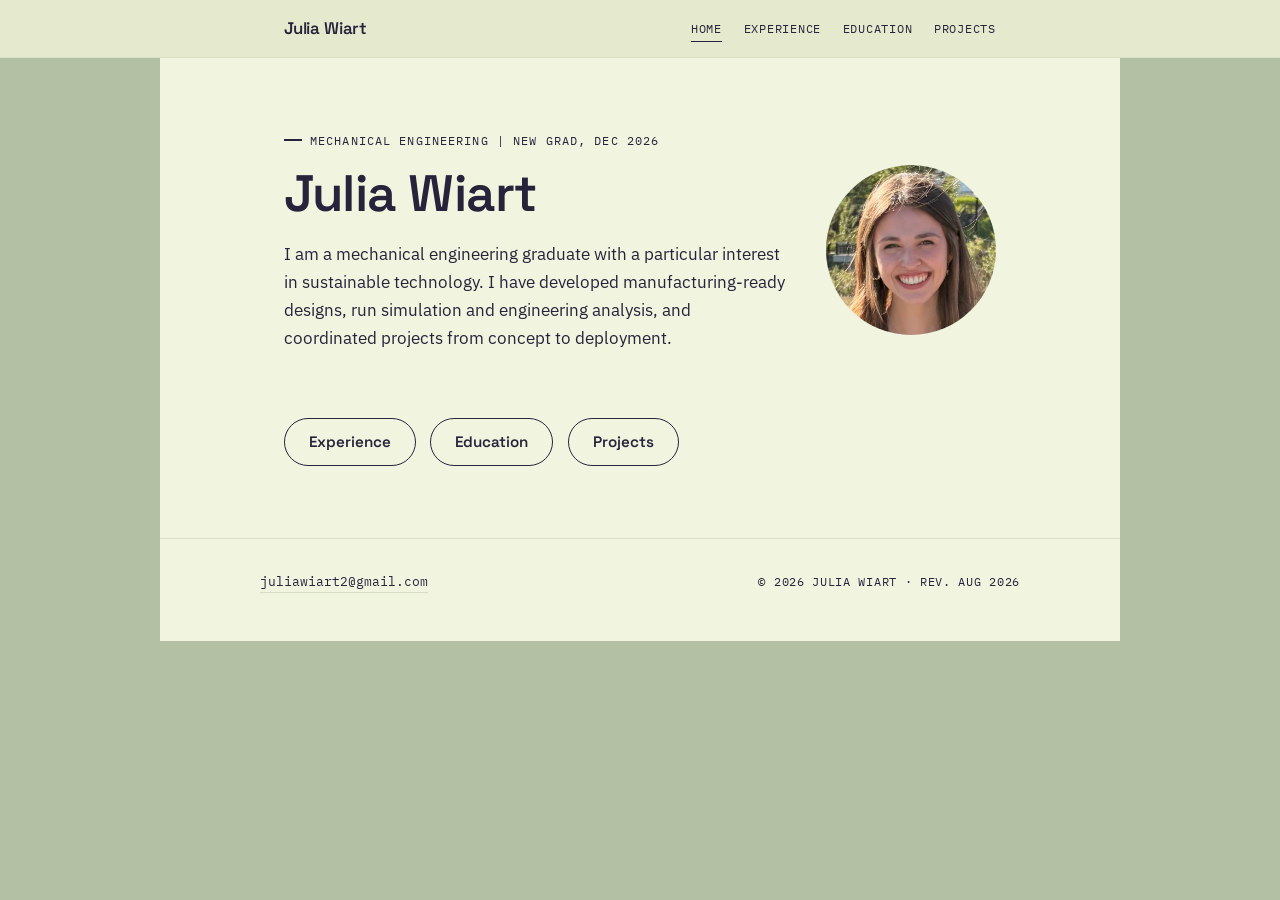
<file: index.html>
<!DOCTYPE html>
<html lang="en">
<head>
<meta charset="UTF-8">
<meta name="viewport" content="width=device-width, initial-scale=1.0">
<title>Julia Wiart | Mechanical Engineering</title>
<meta name="description" content="Julia Wiart — New grad mechanical engineer, December 2026. Experience, education, and projects.">
<link rel="icon" href="data:image/svg+xml,%3Csvg xmlns='http://www.w3.org/2000/svg' viewBox='0 0 32 32'%3E%3Crect width='32' height='32' fill='%23EAEFD3'/%3E%3Cpath d='M6 26 L6 6 L26 6' fill='none' stroke='%23505168' stroke-width='2.5'/%3E%3Ccircle cx='6' cy='26' r='2' fill='%23313715'/%3E%3C/svg%3E">
<link rel="preconnect" href="https://fonts.googleapis.com">
<link rel="preconnect" href="https://fonts.gstatic.com" crossorigin>
<link href="https://fonts.googleapis.com/css2?family=IBM+Plex+Mono:wght@400;500&family=IBM+Plex+Sans:wght@400;500;600&family=Space+Grotesk:wght@500;600;700&display=swap" rel="stylesheet">
<link rel="stylesheet" href="style.css">
</head>
<body>

<a class="skip-link" href="#main">Skip to content</a>

<header class="site-header">
  <div class="header-inner">
    <a href="index.html" class="wordmark">Julia Wiart</a>
    <nav class="nav" aria-label="Primary">
      <a href="index.html" class="active">Home</a>
      <a href="experience.html">Experience</a>
      <a href="education.html">Education</a>
      <a href="projects.html">Projects</a>
    </nav>
  </div>
</header>

<div class="page-surface">
<main id="main">

  <section class="hero" aria-labelledby="hero-heading">
    <div class="hero-flex">
      <div class="hero-content">
        <p class="eyebrow">Mechanical Engineering | New Grad, Dec 2026</p>
        <h1 id="hero-heading">Julia Wiart</span></h1>
        <p class="hero-text">I am a mechanical engineering graduate with a particular interest in sustainable technology. I have developed manufacturing-ready designs, run simulation and engineering analysis, and coordinated projects from concept to deployment.</p>
      </div>
      <img class="hero-photo-img" src="profile.jpg" alt="Julia Wiart">
    </div>
  </section>

  <!-- ACCENT 4: each button below has its own color via accent-a / accent-b / accent-c — remove that class to go back to plain -->
  <nav class="quick-links" aria-label="Site sections">
    <a class="quick-link-btn accent-a" href="experience.html">Experience</a>
    <a class="quick-link-btn accent-b" href="education.html">Education</a>
    <a class="quick-link-btn accent-c" href="projects.html">Projects</a>
  </nav>

  <!-- ACCENT 3: highlighter swipe is the <span class="accent-highlight"> around "Wiart" above — to remove, delete that span tag (keep the word "Wiart") -->

</main>

<footer class="site-footer">
  <div class="footer-inner">
    <div class="footer-contact">
      <a href="mailto:juliawiart2@gmail.com">juliawiart2@gmail.com</a>
    </div>
    <span class="footer-rev">© 2026 Julia Wiart · Rev. Aug 2026</span>
  </div>
</footer>
</div>

<script src="script.js"></script>
</body>
</html>
</file>
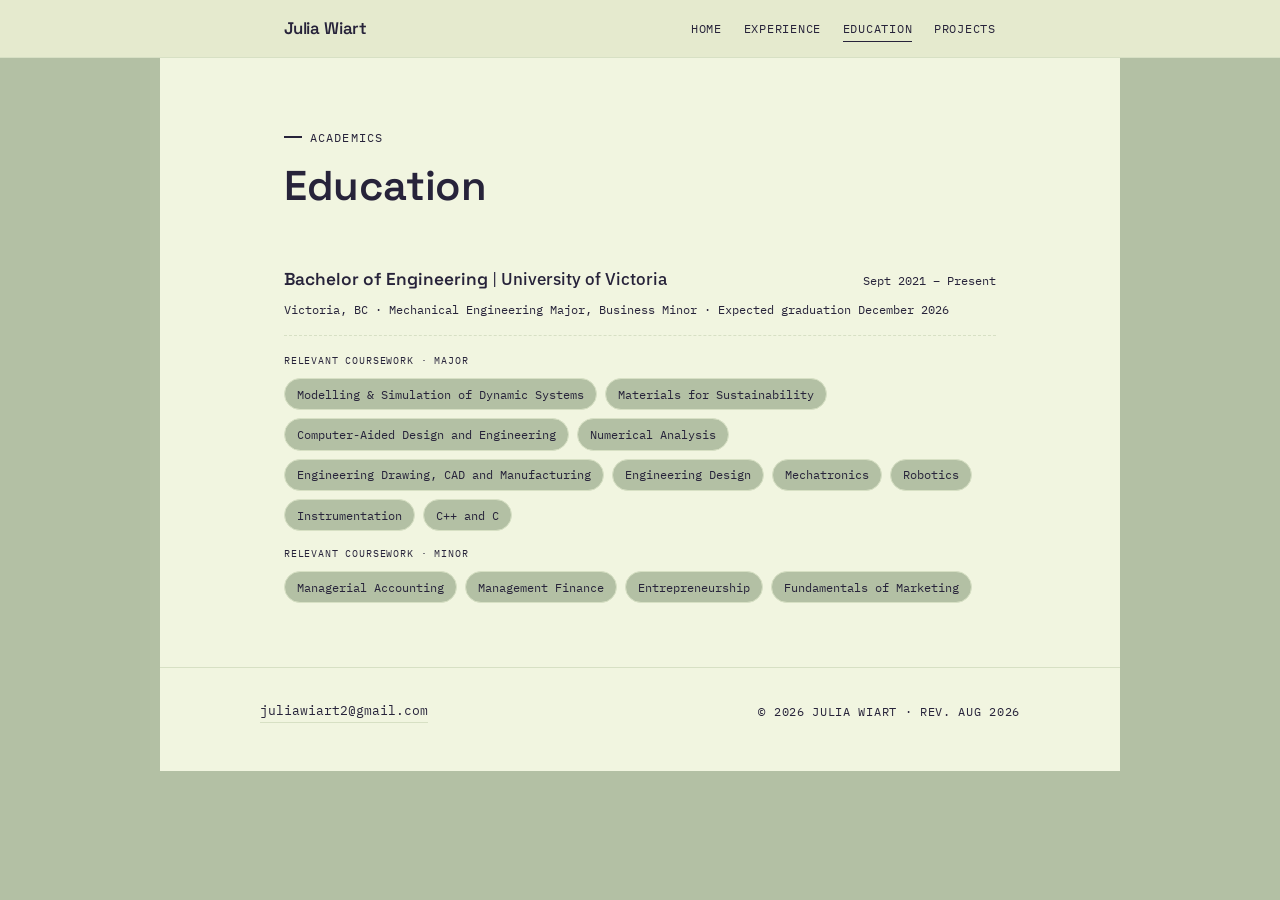
<file: education.html>
<!DOCTYPE html>
<html lang="en">
<head>
<meta charset="UTF-8">
<meta name="viewport" content="width=device-width, initial-scale=1.0">
<title>Education - Julia Wiart</title>
<meta name="description" content="Julia Wiart's education - Bachelor of Engineering, Mechanical Engineering, University of Victoria.">
<link rel="icon" href="data:image/svg+xml,%3Csvg xmlns='http://www.w3.org/2000/svg' viewBox='0 0 32 32'%3E%3Crect width='32' height='32' fill='%23EAEFD3'/%3E%3Cpath d='M6 26 L6 6 L26 6' fill='none' stroke='%23505168' stroke-width='2.5'/%3E%3Ccircle cx='6' cy='26' r='2' fill='%23DCC48E'/%3E%3C/svg%3E">
<link rel="preconnect" href="https://fonts.googleapis.com">
<link rel="preconnect" href="https://fonts.gstatic.com" crossorigin>
<link href="https://fonts.googleapis.com/css2?family=IBM+Plex+Mono:wght@400;500&family=IBM+Plex+Sans:wght@400;500;600&family=Space+Grotesk:wght@500;600;700&display=swap" rel="stylesheet">
<link rel="stylesheet" href="style.css">
</head>
<body>

<a class="skip-link" href="#main">Skip to content</a>

<header class="site-header">
  <div class="header-inner">
    <a href="index.html" class="wordmark">Julia Wiart</a>
    <nav class="nav" aria-label="Primary">
      <a href="index.html">Home</a>
      <a href="experience.html">Experience</a>
      <a href="education.html" class="active">Education</a>
      <a href="projects.html">Projects</a>
    </nav>
  </div>
</header>

<div class="page-surface">
<main id="main">

  <section class="page-hero reveal">
    <p class="eyebrow">Academics</p>
    <h1>Education</h1>
  </section>

  <section class="section" style="border-top:none;">
    <div class="reveal">
      <div class="entry-head">
        <span><span class="entry-role">Bachelor of Engineering</span> | <span class="entry-org">University of Victoria</span></span>
        <span class="entry-date">Sept 2021 – Present</span>
      </div>
      <div class="entry-loc">Victoria, BC · Mechanical Engineering Major, Business Minor · Expected graduation December 2026</div>
      <div class="edu-course">
  <span class="tb-label">Relevant coursework · Major</span>
  <div class="chip-row">
    <span class="chip">Modelling &amp; Simulation of Dynamic Systems</span>
    <span class="chip">Materials for Sustainability</span>
    <span class="chip">Computer-Aided Design and Engineering</span>
    <span class="chip">Numerical Analysis</span>
    <span class="chip">Engineering Drawing, CAD and Manufacturing</span>
    <span class="chip">Engineering Design</span>
    <span class="chip">Mechatronics</span>
    <span class="chip">Robotics</span>
    <span class="chip">Instrumentation</span>
    <span class="chip">C++ and C</span>
  </div>
  <span class="tb-label" style="margin-top:0.9rem;">Relevant coursework · Minor</span>
  <div class="chip-row">
    <span class="chip">Managerial Accounting</span>
    <span class="chip">Management Finance</span>
    <span class="chip">Entrepreneurship</span>
    <span class="chip">Fundamentals of Marketing</span>
  </div>
</div>
    </div>
  </section>

</main>

<footer class="site-footer">
  <div class="footer-inner">
    <div class="footer-contact">
      <a href="mailto:juliawiart2@gmail.com">juliawiart2@gmail.com</a>
    </div>
    <span class="footer-rev">© 2026 Julia Wiart · Rev. Aug 2026</span>
  </div>
</footer>
</div>

<script src="script.js"></script>
</body>
</html>
</file>
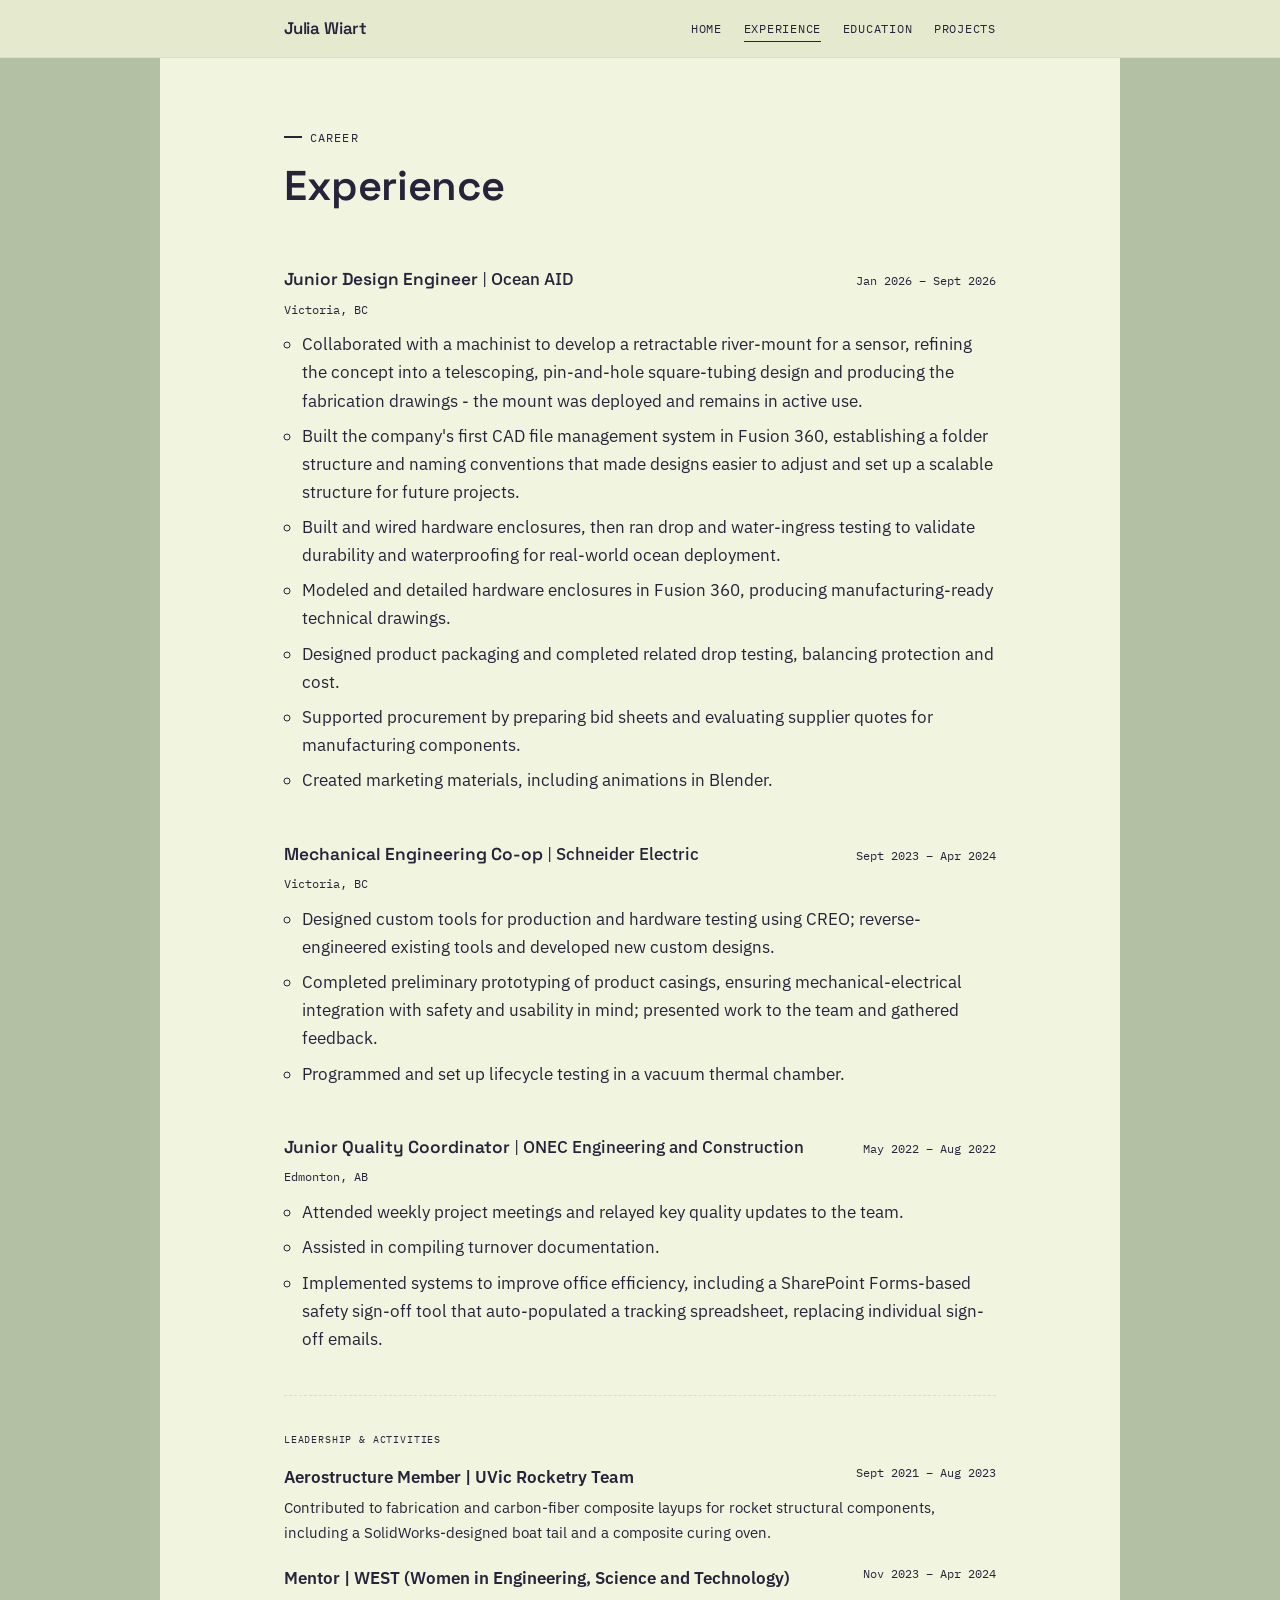
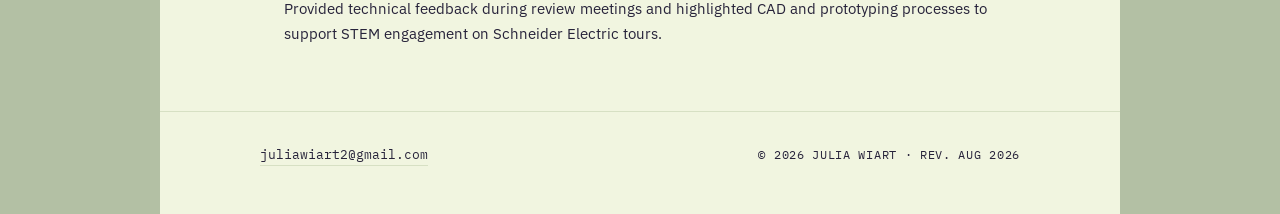
<file: experience.html>
<!DOCTYPE html>
<html lang="en">
<head>
<meta charset="UTF-8">
<meta name="viewport" content="width=device-width, initial-scale=1.0">
<title>Experience - Julia Wiart</title>
<meta name="description" content="Julia Wiart's work experience - Ocean AID, Schneider Electric, and ONEC Engineering and Construction.">
<link rel="icon" href="data:image/svg+xml,%3Csvg xmlns='http://www.w3.org/2000/svg' viewBox='0 0 32 32'%3E%3Crect width='32' height='32' fill='%23EAEFD3'/%3E%3Cpath d='M6 26 L6 6 L26 6' fill='none' stroke='%23505168' stroke-width='2.5'/%3E%3Ccircle cx='6' cy='26' r='2' fill='%23DCC48E'/%3E%3C/svg%3E">
<link rel="preconnect" href="https://fonts.googleapis.com">
<link rel="preconnect" href="https://fonts.gstatic.com" crossorigin>
<link href="https://fonts.googleapis.com/css2?family=IBM+Plex+Mono:wght@400;500&family=IBM+Plex+Sans:wght@400;500;600&family=Space+Grotesk:wght@500;600;700&display=swap" rel="stylesheet">
<link rel="stylesheet" href="style.css">
</head>
<body>

<a class="skip-link" href="#main">Skip to content</a>

<header class="site-header">
  <div class="header-inner">
    <a href="index.html" class="wordmark">Julia Wiart</a>
    <nav class="nav" aria-label="Primary">
      <a href="index.html">Home</a>
      <a href="experience.html" class="active">Experience</a>
      <a href="education.html">Education</a>
      <a href="projects.html">Projects</a>
    </nav>
  </div>
</header>

<div class="page-surface">
<main id="main">

  <section class="page-hero reveal">
    <p class="eyebrow">Career</p>
    <h1>Experience</h1>
  </section>

  <section class="section" style="border-top:none;">
    <ol class="timeline">
      <li class="entry reveal">
        <div class="entry-head">
          <span><span class="entry-role">Junior Design Engineer</span> | <span class="entry-org">Ocean AID</span></span>
          <span class="entry-date">Jan 2026 – Sept 2026</span>
        </div>
        <div class="entry-loc">Victoria, BC</div>
        <ul>
          <li>Collaborated with a machinist to develop a retractable river-mount for a sensor, refining the concept into a telescoping, pin-and-hole square-tubing design and producing the fabrication drawings - the mount was deployed and remains in active use.</li>
          <li>Built the company's first CAD file management system in Fusion 360, establishing a folder structure and naming conventions that made designs easier to adjust and set up a scalable structure for future projects.</li>
          <li>Built and wired hardware enclosures, then ran drop and water-ingress testing to validate durability and waterproofing for real-world ocean deployment.</li>
          <li>Modeled and detailed hardware enclosures in Fusion 360, producing manufacturing-ready technical drawings.</li>
          <li>Designed product packaging and completed related drop testing, balancing protection and cost.</li>
          <li>Supported procurement by preparing bid sheets and evaluating supplier quotes for manufacturing components.</li>
          <li>Created marketing materials, including animations in Blender.</li>
        </ul>
      </li>

      <li class="entry reveal">
        <div class="entry-head">
          <span><span class="entry-role">Mechanical Engineering Co-op</span> | <span class="entry-org">Schneider Electric</span></span>
          <span class="entry-date">Sept 2023 – Apr 2024</span>
        </div>
        <div class="entry-loc">Victoria, BC</div>
        <ul>
          <li>Designed custom tools for production and hardware testing using CREO; reverse-engineered existing tools and developed new custom designs.</li>
          <li>Completed preliminary prototyping of product casings, ensuring mechanical-electrical integration with safety and usability in mind; presented work to the team and gathered feedback.</li>
          <li>Programmed and set up lifecycle testing in a vacuum thermal chamber.</li>
        </ul>
      </li>

      <li class="entry reveal">
        <div class="entry-head">
          <span><span class="entry-role">Junior Quality Coordinator</span> | <span class="entry-org">ONEC Engineering and Construction</span></span>
          <span class="entry-date">May 2022 – Aug 2022</span>
        </div>
        <div class="entry-loc">Edmonton, AB</div>
        <ul>
          <li>Attended weekly project meetings and relayed key quality updates to the team.</li>
          <li>Assisted in compiling turnover documentation.</li>
          <li>Implemented systems to improve office efficiency, including a SharePoint Forms-based safety sign-off tool that auto-populated a tracking spreadsheet, replacing individual sign-off emails.</li>
        </ul>
      </li>
    </ol>

    <div class="activities reveal">
      <span class="tb-label">Leadership &amp; activities</span>
      <div class="activity-item" style="margin-top:0.9rem;">
        <div class="activity-head">
          <span class="activity-role">Aerostructure Member | UVic Rocketry Team</span>
          <span class="activity-date">Sept 2021 – Aug 2023</span>
        </div>
        <p>Contributed to fabrication and carbon-fiber composite layups for rocket structural components, including a SolidWorks-designed boat tail and a composite curing oven.</p>
      </div>
      <div class="activity-item">
        <div class="activity-head">
          <span class="activity-role">Mentor | WEST (Women in Engineering, Science and Technology)</span>
          <span class="activity-date">Nov 2023 – Apr 2024</span>
        </div>
        <p>Provided technical feedback during review meetings and highlighted CAD and prototyping processes to support STEM engagement on Schneider Electric tours.</p>
      </div>
    </div>
  </section>

</main>

<footer class="site-footer">
  <div class="footer-inner">
    <div class="footer-contact">
      <a href="mailto:juliawiart2@gmail.com">juliawiart2@gmail.com</a>
    </div>
    <span class="footer-rev">© 2026 Julia Wiart · Rev. Aug 2026</span>
  </div>
</footer>
</div>

<script src="script.js"></script>
</body>
</html>
</file>
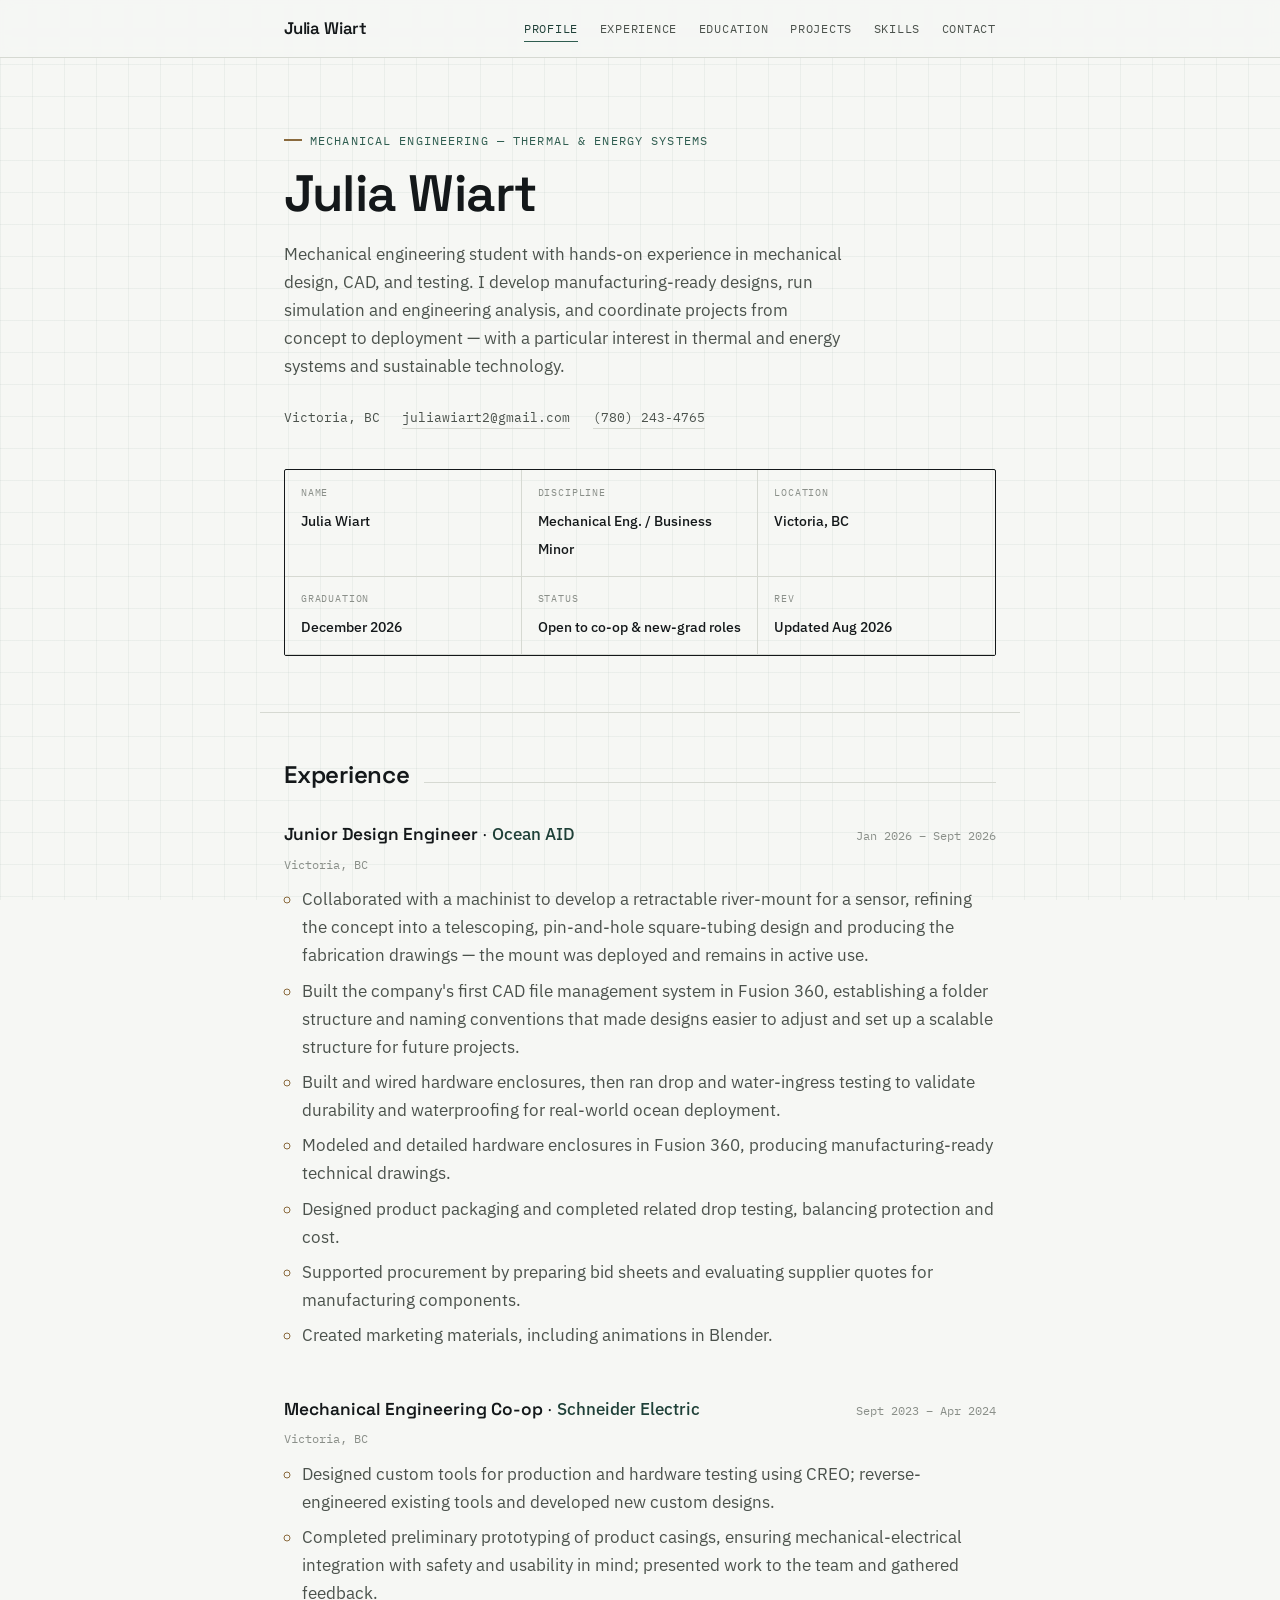
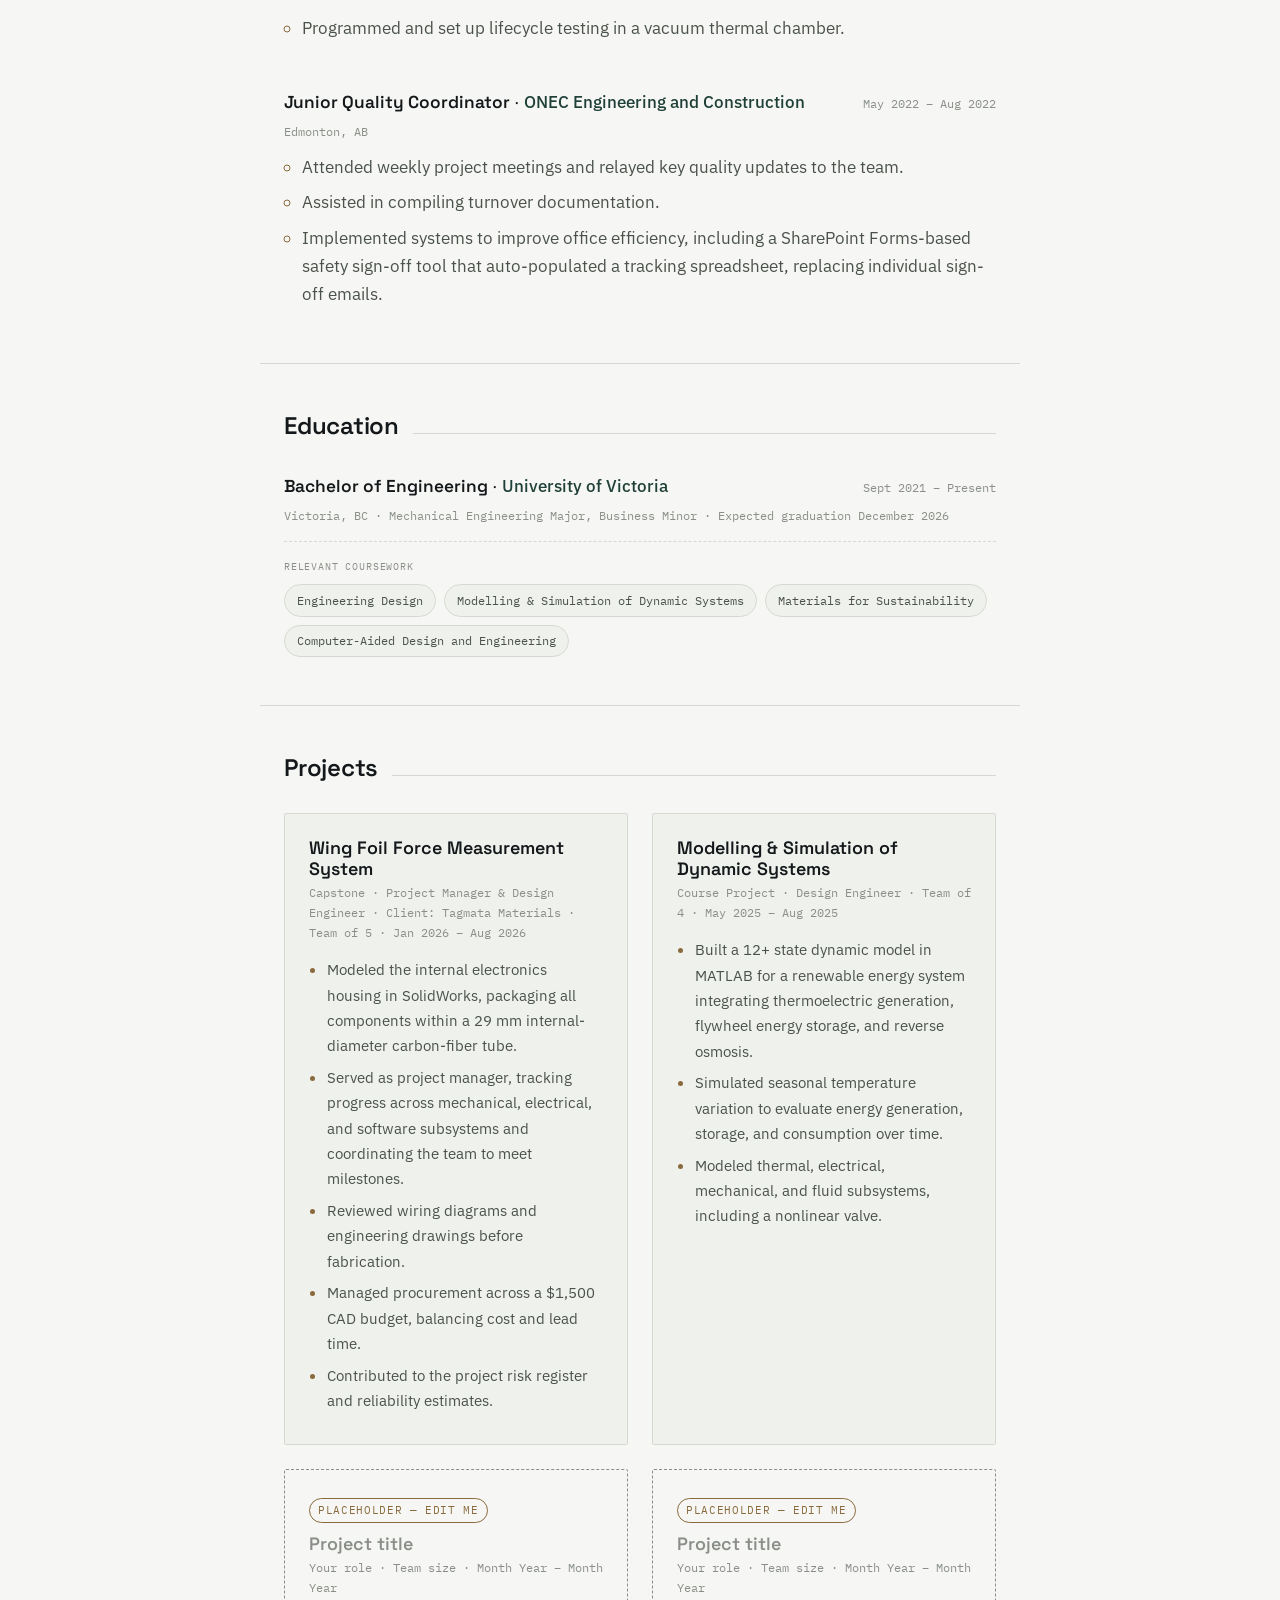
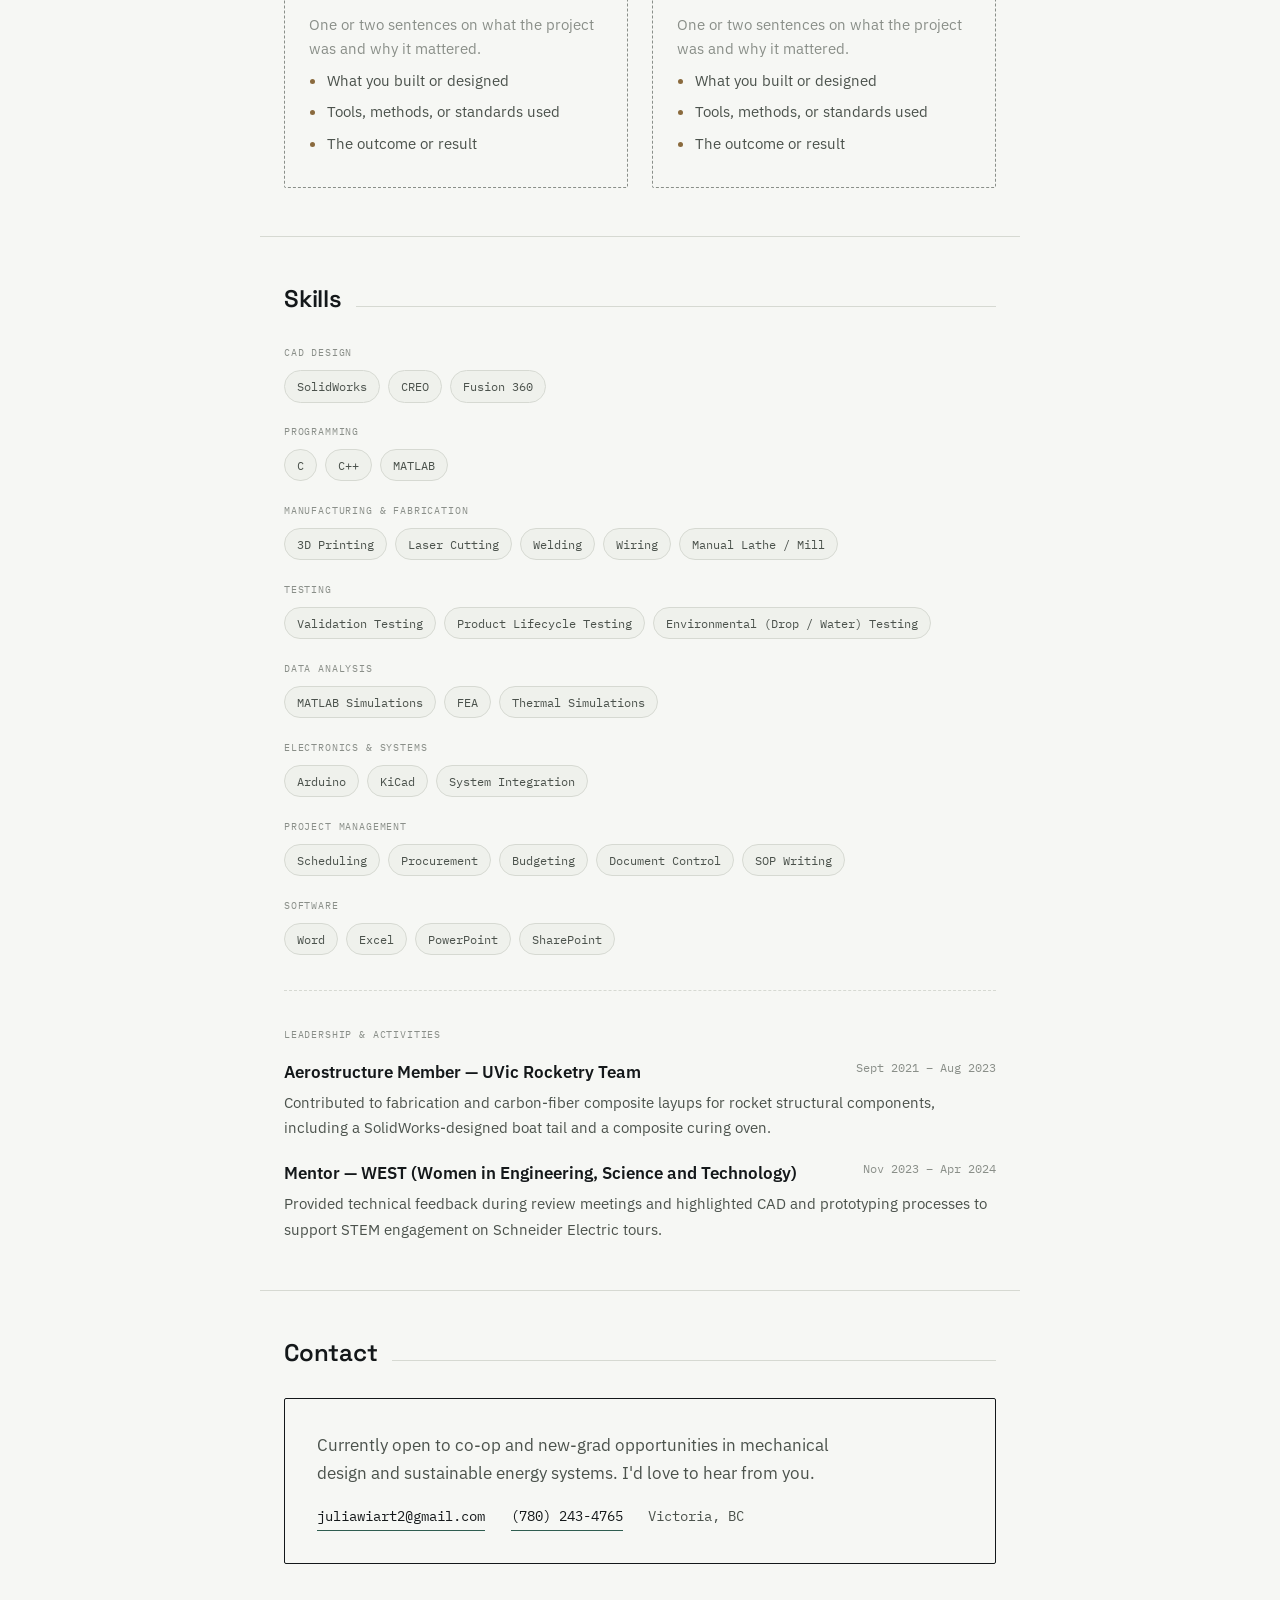
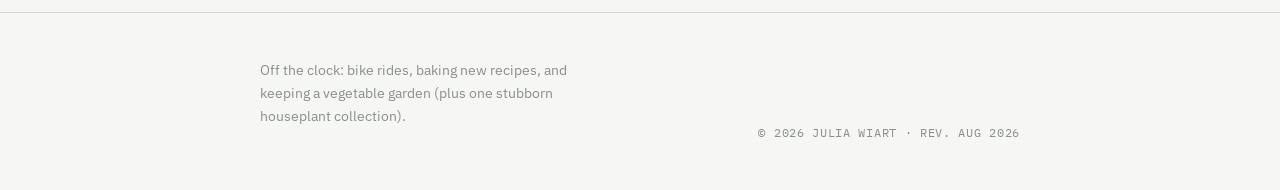
<file: index (1).html>
<!DOCTYPE html>
<html lang="en">
<head>
<meta charset="UTF-8">
<meta name="viewport" content="width=device-width, initial-scale=1.0">
<title>Julia Wiart — Mechanical Engineering</title>
<meta name="description" content="Julia Wiart — Mechanical engineering student focused on thermal and energy systems. Experience, education, and projects.">
<link rel="icon" href="data:image/svg+xml,%3Csvg xmlns='http://www.w3.org/2000/svg' viewBox='0 0 32 32'%3E%3Crect width='32' height='32' fill='%23F6F7F4'/%3E%3Cpath d='M6 26 L6 6 L26 6' fill='none' stroke='%232F5D50' stroke-width='2.5'/%3E%3Ccircle cx='6' cy='26' r='2' fill='%238A6A3D'/%3E%3C/svg%3E">
<link rel="preconnect" href="https://fonts.googleapis.com">
<link rel="preconnect" href="https://fonts.gstatic.com" crossorigin>
<link href="https://fonts.googleapis.com/css2?family=IBM+Plex+Mono:wght@400;500&family=IBM+Plex+Sans:wght@400;500;600&family=Space+Grotesk:wght@500;600;700&display=swap" rel="stylesheet">
<style>
  :root{
    --bg:#F6F7F4;
    --bg-alt:#EFF1EC;
    --ink:#14181A;
    --ink-soft:#4B524C;
    --ink-faint:#8A8F89;
    --accent:#2F5D50;
    --accent-strong:#1F4038;
    --accent-soft:#DCE4DF;
    --line:#D6D9D2;
    --brass:#8A6A3D;
    --max:760px;
    --radius:2px;
  }

  *,*::before,*::after{ box-sizing:border-box; }
  html{ scroll-behavior:smooth; }
  @media (prefers-reduced-motion: reduce){
    html{ scroll-behavior:auto; }
    *,*::before,*::after{ animation-duration:0.001ms !important; animation-iteration-count:1 !important; transition-duration:0.001ms !important; scroll-behavior:auto !important; }
  }

  body{
    margin:0;
    background:var(--bg);
    color:var(--ink);
    font-family:'IBM Plex Sans', system-ui, sans-serif;
    font-size:17px;
    line-height:1.65;
    -webkit-font-smoothing:antialiased;
  }

  h1,h2,h3{
    font-family:'Space Grotesk', system-ui, sans-serif;
    font-weight:600;
    line-height:1.15;
    margin:0;
    color:var(--ink);
  }

  a{ color:var(--accent-strong); }
  a:focus-visible, button:focus-visible{
    outline:2px solid var(--accent);
    outline-offset:3px;
  }

  .skip-link{
    position:absolute; left:-999px; top:0;
    background:var(--ink); color:var(--bg);
    padding:0.6rem 1rem; z-index:100; font-family:'IBM Plex Mono', monospace; font-size:0.85rem;
  }
  .skip-link:focus{ left:1rem; top:1rem; }

  /* faint drafting-paper grid */
  .grid-bg{
    position:fixed; inset:0; z-index:-1; pointer-events:none;
    background-image:
      repeating-linear-gradient(to right, rgba(47,93,80,0.055) 0, rgba(47,93,80,0.055) 1px, transparent 1px, transparent 32px),
      repeating-linear-gradient(to bottom, rgba(47,93,80,0.055) 0, rgba(47,93,80,0.055) 1px, transparent 1px, transparent 32px);
  }

  .wrap{
    max-width:var(--max);
    margin:0 auto;
    padding:0 1.5rem;
  }

  /* header */
  .site-header{
    position:sticky; top:0; z-index:10;
    background:rgba(246,247,244,0.9);
    backdrop-filter:blur(6px);
    border-bottom:1px solid var(--line);
  }
  .header-inner{
    max-width:var(--max);
    margin:0 auto;
    padding:0.9rem 1.5rem;
    display:flex; align-items:center; justify-content:space-between;
    gap:1rem; flex-wrap:wrap;
  }
  .wordmark{
    font-family:'Space Grotesk', sans-serif;
    font-weight:600; font-size:1.05rem;
    color:var(--ink); text-decoration:none;
    letter-spacing:-0.01em;
  }
  .nav{ display:flex; gap:1.35rem; flex-wrap:wrap; }
  .nav a{
    font-family:'IBM Plex Mono', monospace;
    font-size:0.78rem;
    text-transform:uppercase;
    letter-spacing:0.06em;
    color:var(--ink-soft);
    text-decoration:none;
    padding:0.2rem 0;
    border-bottom:1.5px solid transparent;
    transition:color 0.15s ease, border-color 0.15s ease;
  }
  .nav a:hover{ color:var(--accent-strong); }
  .nav a.active{ color:var(--accent-strong); border-bottom-color:var(--accent); }

  /* hero */
  .hero{
    max-width:var(--max); margin:0 auto;
    padding:4.5rem 1.5rem 2.5rem;
  }
  .eyebrow{
    font-family:'IBM Plex Mono', monospace;
    font-size:0.78rem;
    text-transform:uppercase;
    letter-spacing:0.09em;
    color:var(--accent);
    margin:0 0 0.9rem;
    display:flex; align-items:center; gap:0.5rem;
  }
  .eyebrow::before{
    content:""; display:inline-block; width:18px; height:1.5px; background:var(--brass);
  }
  .hero h1{
    font-size:clamp(2.3rem, 5vw, 3.2rem);
    letter-spacing:-0.015em;
    margin-bottom:1.1rem;
  }
  .hero-text{
    max-width:56ch;
    color:var(--ink-soft);
    font-size:1.06rem;
  }
  .hero-meta{
    margin-top:1.6rem;
    display:flex; flex-wrap:wrap; gap:0.4rem 1.4rem;
    font-family:'IBM Plex Mono', monospace;
    font-size:0.82rem;
    color:var(--ink-soft);
  }
  .hero-meta a{ color:var(--ink-soft); text-decoration:none; border-bottom:1px solid var(--line); }
  .hero-meta a:hover{ color:var(--accent-strong); border-color:var(--accent); }

  /* title block — signature element */
  .title-block{
    max-width:var(--max); margin:0 auto 3.5rem; padding:0 1.5rem;
  }
  .title-block-inner{
    border:1.5px solid var(--ink);
    border-radius:var(--radius);
    display:grid;
    grid-template-columns:repeat(3, 1fr);
  }
  .tb-field{
    padding:0.85rem 1rem;
    border-right:1px solid var(--line);
    border-bottom:1px solid var(--line);
  }
  .tb-field:nth-child(3n){ border-right:none; }
  .tb-label{
    display:block;
    font-family:'IBM Plex Mono', monospace;
    font-size:0.65rem;
    letter-spacing:0.08em;
    text-transform:uppercase;
    color:var(--ink-faint);
    margin-bottom:0.3rem;
  }
  .tb-value{
    font-size:0.9rem;
    color:var(--ink);
    font-weight:500;
  }

  /* sections */
  .section{
    max-width:var(--max); margin:0 auto;
    padding:3rem 1.5rem;
    border-top:1px solid var(--line);
  }
  .section-head{
    display:flex; align-items:baseline; gap:0.9rem;
    margin-bottom:2rem;
  }
  .section-head h2{
    font-size:1.5rem; letter-spacing:-0.01em;
  }
  .section-head .rule{
    flex:1; height:1px; background:var(--line);
  }

  .reveal{
    opacity:0; transform:translateY(14px);
    transition:opacity 0.6s ease, transform 0.6s ease;
  }
  .reveal.is-visible{ opacity:1; transform:none; }

  /* experience timeline */
  .timeline{ list-style:none; margin:0; padding:0; display:flex; flex-direction:column; gap:2.4rem; }
  .entry-head{
    display:flex; justify-content:space-between; align-items:baseline;
    flex-wrap:wrap; gap:0.3rem 1rem;
    margin-bottom:0.3rem;
  }
  .entry-role{ font-family:'Space Grotesk', sans-serif; font-weight:600; font-size:1.08rem; }
  .entry-org{ color:var(--accent-strong); font-weight:500; }
  .entry-date{
    font-family:'IBM Plex Mono', monospace; font-size:0.78rem;
    color:var(--ink-faint); white-space:nowrap;
  }
  .entry-loc{
    font-family:'IBM Plex Mono', monospace; font-size:0.78rem;
    color:var(--ink-faint); margin-bottom:0.7rem;
  }
  .entry ul{ margin:0; padding-left:1.1rem; color:var(--ink-soft); }
  .entry li{ margin-bottom:0.45rem; }
  .entry li::marker{ color:var(--brass); }

  /* education */
  .edu-card{ }
  .edu-course{
    margin-top:1rem; padding-top:1rem; border-top:1px dashed var(--line);
    font-size:0.92rem; color:var(--ink-soft);
  }
  .edu-course .tb-label{ margin-bottom:0.5rem; }

  /* projects */
  .project-grid{
    display:grid; grid-template-columns:1fr; gap:1.5rem;
  }
  .project-card{
    border:1px solid var(--line);
    border-radius:var(--radius);
    padding:1.5rem;
    background:var(--bg-alt);
  }
  .project-card h3{ font-size:1.12rem; margin-bottom:0.2rem; }
  .project-meta{
    font-family:'IBM Plex Mono', monospace; font-size:0.76rem;
    color:var(--ink-faint); margin-bottom:0.9rem;
  }
  .project-card ul{ margin:0; padding-left:1.1rem; color:var(--ink-soft); font-size:0.96rem; }
  .project-card li{ margin-bottom:0.4rem; }
  .project-card li::marker{ color:var(--brass); }

  .project-card.placeholder{
    background:transparent;
    border:1.5px dashed var(--ink-faint);
    color:var(--ink-faint);
  }
  .placeholder-tag{
    display:inline-block;
    font-family:'IBM Plex Mono', monospace; font-size:0.68rem;
    letter-spacing:0.06em; text-transform:uppercase;
    color:var(--brass); border:1px solid var(--brass);
    padding:0.15rem 0.5rem; border-radius:99px;
    margin-bottom:0.7rem;
  }
  .project-card.placeholder h3{ color:var(--ink-faint); }
  .project-card.placeholder p{ font-size:0.92rem; margin:0.4rem 0; }

  /* skills */
  .skill-group{ margin-bottom:1.3rem; }
  .skill-group:last-child{ margin-bottom:0; }
  .chip-row{ display:flex; flex-wrap:wrap; gap:0.5rem; margin-top:0.55rem; }
  .chip{
    font-family:'IBM Plex Mono', monospace; font-size:0.78rem;
    border:1px solid var(--line); border-radius:99px;
    padding:0.3rem 0.75rem; color:var(--ink-soft);
    background:var(--bg-alt);
  }

  .activities{ margin-top:2.2rem; padding-top:2.2rem; border-top:1px dashed var(--line); }
  .activity-item{ margin-bottom:1.2rem; }
  .activity-item:last-child{ margin-bottom:0; }
  .activity-head{ display:flex; justify-content:space-between; gap:1rem; flex-wrap:wrap; margin-bottom:0.25rem; }
  .activity-role{ font-weight:600; }
  .activity-date{ font-family:'IBM Plex Mono', monospace; font-size:0.76rem; color:var(--ink-faint); }
  .activity-item p{ margin:0; color:var(--ink-soft); font-size:0.95rem; }

  /* contact */
  .contact-card{
    border:1.5px solid var(--ink);
    border-radius:var(--radius);
    padding:2rem;
    display:flex; flex-direction:column; gap:1.1rem;
  }
  .contact-card p{ margin:0; color:var(--ink-soft); max-width:52ch; }
  .contact-links{ display:flex; flex-wrap:wrap; gap:1rem 1.6rem; }
  .contact-links a{
    font-family:'IBM Plex Mono', monospace; font-size:0.88rem;
    color:var(--ink); text-decoration:none;
    border-bottom:1.5px solid var(--accent);
    padding-bottom:0.1rem;
  }
  .contact-links a:hover{ color:var(--accent-strong); }

  /* footer */
  .site-footer{
    border-top:1px solid var(--line);
    padding:2rem 1.5rem 3rem;
  }
  .footer-inner{
    max-width:var(--max); margin:0 auto;
    display:flex; justify-content:space-between; align-items:flex-end;
    flex-wrap:wrap; gap:1rem;
  }
  .footer-note{ color:var(--ink-faint); font-size:0.88rem; max-width:44ch; }
  .footer-rev{
    font-family:'IBM Plex Mono', monospace; font-size:0.72rem;
    color:var(--ink-faint); text-transform:uppercase; letter-spacing:0.06em;
  }

  @media (min-width: 640px){
    .project-grid{ grid-template-columns:1fr 1fr; }
  }
  @media (max-width: 560px){
    .title-block-inner{ grid-template-columns:1fr 1fr; }
    .tb-field:nth-child(3n){ border-right:1px solid var(--line); }
    .tb-field:nth-child(2n){ border-right:none; }
    .nav{ gap:0.9rem 1rem; }
    .hero{ padding-top:3.2rem; }
  }
</style>
</head>
<body>

<a class="skip-link" href="#main">Skip to content</a>
<div class="grid-bg" aria-hidden="true"></div>

<header class="site-header">
  <div class="header-inner">
    <a href="#top" class="wordmark">Julia Wiart</a>
    <nav class="nav" aria-label="Primary">
      <a href="#profile">Profile</a>
      <a href="#experience">Experience</a>
      <a href="#education">Education</a>
      <a href="#projects">Projects</a>
      <a href="#skills">Skills</a>
      <a href="#contact">Contact</a>
    </nav>
  </div>
</header>

<main id="main">

  <section id="top" class="hero" aria-labelledby="hero-heading">
    <p class="eyebrow">Mechanical Engineering — Thermal &amp; Energy Systems</p>
    <h1 id="hero-heading">Julia Wiart</h1>
    <p class="hero-text" id="profile">Mechanical engineering student with hands-on experience in mechanical design, CAD, and testing. I develop manufacturing-ready designs, run simulation and engineering analysis, and coordinate projects from concept to deployment — with a particular interest in thermal and energy systems and sustainable technology.</p>
    <div class="hero-meta">
      <span>Victoria, BC</span>
      <a href="mailto:juliawiart2@gmail.com">juliawiart2@gmail.com</a>
      <a href="tel:+17802434765">(780) 243-4765</a>
    </div>
  </section>

  <section class="title-block reveal" aria-label="Summary">
    <div class="title-block-inner">
      <div class="tb-field"><span class="tb-label">Name</span><span class="tb-value">Julia Wiart</span></div>
      <div class="tb-field"><span class="tb-label">Discipline</span><span class="tb-value">Mechanical Eng. / Business Minor</span></div>
      <div class="tb-field"><span class="tb-label">Location</span><span class="tb-value">Victoria, BC</span></div>
      <div class="tb-field"><span class="tb-label">Graduation</span><span class="tb-value">December 2026</span></div>
      <div class="tb-field"><span class="tb-label">Status</span><span class="tb-value">Open to co-op &amp; new-grad roles</span></div>
      <div class="tb-field"><span class="tb-label">Rev</span><span class="tb-value">Updated Aug 2026</span></div>
    </div>
  </section>

  <section id="experience" class="section" aria-labelledby="experience-heading">
    <div class="section-head reveal">
      <h2 id="experience-heading">Experience</h2>
      <div class="rule" aria-hidden="true"></div>
    </div>
    <ol class="timeline">
      <li class="entry reveal">
        <div class="entry-head">
          <span><span class="entry-role">Junior Design Engineer</span> · <span class="entry-org">Ocean AID</span></span>
          <span class="entry-date">Jan 2026 – Sept 2026</span>
        </div>
        <div class="entry-loc">Victoria, BC</div>
        <ul>
          <li>Collaborated with a machinist to develop a retractable river-mount for a sensor, refining the concept into a telescoping, pin-and-hole square-tubing design and producing the fabrication drawings — the mount was deployed and remains in active use.</li>
          <li>Built the company's first CAD file management system in Fusion 360, establishing a folder structure and naming conventions that made designs easier to adjust and set up a scalable structure for future projects.</li>
          <li>Built and wired hardware enclosures, then ran drop and water-ingress testing to validate durability and waterproofing for real-world ocean deployment.</li>
          <li>Modeled and detailed hardware enclosures in Fusion 360, producing manufacturing-ready technical drawings.</li>
          <li>Designed product packaging and completed related drop testing, balancing protection and cost.</li>
          <li>Supported procurement by preparing bid sheets and evaluating supplier quotes for manufacturing components.</li>
          <li>Created marketing materials, including animations in Blender.</li>
        </ul>
      </li>

      <li class="entry reveal">
        <div class="entry-head">
          <span><span class="entry-role">Mechanical Engineering Co-op</span> · <span class="entry-org">Schneider Electric</span></span>
          <span class="entry-date">Sept 2023 – Apr 2024</span>
        </div>
        <div class="entry-loc">Victoria, BC</div>
        <ul>
          <li>Designed custom tools for production and hardware testing using CREO; reverse-engineered existing tools and developed new custom designs.</li>
          <li>Completed preliminary prototyping of product casings, ensuring mechanical-electrical integration with safety and usability in mind; presented work to the team and gathered feedback.</li>
          <li>Programmed and set up lifecycle testing in a vacuum thermal chamber.</li>
        </ul>
      </li>

      <li class="entry reveal">
        <div class="entry-head">
          <span><span class="entry-role">Junior Quality Coordinator</span> · <span class="entry-org">ONEC Engineering and Construction</span></span>
          <span class="entry-date">May 2022 – Aug 2022</span>
        </div>
        <div class="entry-loc">Edmonton, AB</div>
        <ul>
          <li>Attended weekly project meetings and relayed key quality updates to the team.</li>
          <li>Assisted in compiling turnover documentation.</li>
          <li>Implemented systems to improve office efficiency, including a SharePoint Forms-based safety sign-off tool that auto-populated a tracking spreadsheet, replacing individual sign-off emails.</li>
        </ul>
      </li>
    </ol>
  </section>

  <section id="education" class="section" aria-labelledby="education-heading">
    <div class="section-head reveal">
      <h2 id="education-heading">Education</h2>
      <div class="rule" aria-hidden="true"></div>
    </div>
    <div class="edu-card reveal">
      <div class="entry-head">
        <span><span class="entry-role">Bachelor of Engineering</span> · <span class="entry-org">University of Victoria</span></span>
        <span class="entry-date">Sept 2021 – Present</span>
      </div>
      <div class="entry-loc">Victoria, BC · Mechanical Engineering Major, Business Minor · Expected graduation December 2026</div>
      <div class="edu-course">
        <span class="tb-label">Relevant coursework</span>
        <div class="chip-row">
          <span class="chip">Engineering Design</span>
          <span class="chip">Modelling &amp; Simulation of Dynamic Systems</span>
          <span class="chip">Materials for Sustainability</span>
          <span class="chip">Computer-Aided Design and Engineering</span>
        </div>
      </div>
    </div>
  </section>

  <section id="projects" class="section" aria-labelledby="projects-heading">
    <div class="section-head reveal">
      <h2 id="projects-heading">Projects</h2>
      <div class="rule" aria-hidden="true"></div>
    </div>
    <div class="project-grid">
      <div class="project-card reveal">
        <h3>Wing Foil Force Measurement System</h3>
        <div class="project-meta">Capstone · Project Manager &amp; Design Engineer · Client: Tagmata Materials · Team of 5 · Jan 2026 – Aug 2026</div>
        <ul>
          <li>Modeled the internal electronics housing in SolidWorks, packaging all components within a 29 mm internal-diameter carbon-fiber tube.</li>
          <li>Served as project manager, tracking progress across mechanical, electrical, and software subsystems and coordinating the team to meet milestones.</li>
          <li>Reviewed wiring diagrams and engineering drawings before fabrication.</li>
          <li>Managed procurement across a $1,500 CAD budget, balancing cost and lead time.</li>
          <li>Contributed to the project risk register and reliability estimates.</li>
        </ul>
      </div>

      <div class="project-card reveal">
        <h3>Modelling &amp; Simulation of Dynamic Systems</h3>
        <div class="project-meta">Course Project · Design Engineer · Team of 4 · May 2025 – Aug 2025</div>
        <ul>
          <li>Built a 12+ state dynamic model in MATLAB for a renewable energy system integrating thermoelectric generation, flywheel energy storage, and reverse osmosis.</li>
          <li>Simulated seasonal temperature variation to evaluate energy generation, storage, and consumption over time.</li>
          <li>Modeled thermal, electrical, mechanical, and fluid subsystems, including a nonlinear valve.</li>
        </ul>
      </div>

      <!-- PLACEHOLDER: replace with a real project — swap the tag, title, meta line, and bullets -->
      <div class="project-card placeholder reveal">
        <span class="placeholder-tag">Placeholder — edit me</span>
        <h3>Project title</h3>
        <div class="project-meta">Your role · Team size · Month Year – Month Year</div>
        <p>One or two sentences on what the project was and why it mattered.</p>
        <ul>
          <li>What you built or designed</li>
          <li>Tools, methods, or standards used</li>
          <li>The outcome or result</li>
        </ul>
      </div>

      <!-- PLACEHOLDER: replace with a real project — swap the tag, title, meta line, and bullets -->
      <div class="project-card placeholder reveal">
        <span class="placeholder-tag">Placeholder — edit me</span>
        <h3>Project title</h3>
        <div class="project-meta">Your role · Team size · Month Year – Month Year</div>
        <p>One or two sentences on what the project was and why it mattered.</p>
        <ul>
          <li>What you built or designed</li>
          <li>Tools, methods, or standards used</li>
          <li>The outcome or result</li>
        </ul>
      </div>
    </div>
  </section>

  <section id="skills" class="section" aria-labelledby="skills-heading">
    <div class="section-head reveal">
      <h2 id="skills-heading">Skills</h2>
      <div class="rule" aria-hidden="true"></div>
    </div>

    <div class="reveal">
      <div class="skill-group">
        <span class="tb-label">CAD Design</span>
        <div class="chip-row"><span class="chip">SolidWorks</span><span class="chip">CREO</span><span class="chip">Fusion 360</span></div>
      </div>
      <div class="skill-group">
        <span class="tb-label">Programming</span>
        <div class="chip-row"><span class="chip">C</span><span class="chip">C++</span><span class="chip">MATLAB</span></div>
      </div>
      <div class="skill-group">
        <span class="tb-label">Manufacturing &amp; Fabrication</span>
        <div class="chip-row"><span class="chip">3D Printing</span><span class="chip">Laser Cutting</span><span class="chip">Welding</span><span class="chip">Wiring</span><span class="chip">Manual Lathe / Mill</span></div>
      </div>
      <div class="skill-group">
        <span class="tb-label">Testing</span>
        <div class="chip-row"><span class="chip">Validation Testing</span><span class="chip">Product Lifecycle Testing</span><span class="chip">Environmental (Drop / Water) Testing</span></div>
      </div>
      <div class="skill-group">
        <span class="tb-label">Data Analysis</span>
        <div class="chip-row"><span class="chip">MATLAB Simulations</span><span class="chip">FEA</span><span class="chip">Thermal Simulations</span></div>
      </div>
      <div class="skill-group">
        <span class="tb-label">Electronics &amp; Systems</span>
        <div class="chip-row"><span class="chip">Arduino</span><span class="chip">KiCad</span><span class="chip">System Integration</span></div>
      </div>
      <div class="skill-group">
        <span class="tb-label">Project Management</span>
        <div class="chip-row"><span class="chip">Scheduling</span><span class="chip">Procurement</span><span class="chip">Budgeting</span><span class="chip">Document Control</span><span class="chip">SOP Writing</span></div>
      </div>
      <div class="skill-group">
        <span class="tb-label">Software</span>
        <div class="chip-row"><span class="chip">Word</span><span class="chip">Excel</span><span class="chip">PowerPoint</span><span class="chip">SharePoint</span></div>
      </div>
    </div>

    <div class="activities reveal">
      <span class="tb-label">Leadership &amp; activities</span>
      <div class="activity-item" style="margin-top:0.9rem;">
        <div class="activity-head">
          <span class="activity-role">Aerostructure Member — UVic Rocketry Team</span>
          <span class="activity-date">Sept 2021 – Aug 2023</span>
        </div>
        <p>Contributed to fabrication and carbon-fiber composite layups for rocket structural components, including a SolidWorks-designed boat tail and a composite curing oven.</p>
      </div>
      <div class="activity-item">
        <div class="activity-head">
          <span class="activity-role">Mentor — WEST (Women in Engineering, Science and Technology)</span>
          <span class="activity-date">Nov 2023 – Apr 2024</span>
        </div>
        <p>Provided technical feedback during review meetings and highlighted CAD and prototyping processes to support STEM engagement on Schneider Electric tours.</p>
      </div>
    </div>
  </section>

  <section id="contact" class="section" aria-labelledby="contact-heading">
    <div class="section-head reveal">
      <h2 id="contact-heading">Contact</h2>
      <div class="rule" aria-hidden="true"></div>
    </div>
    <div class="contact-card reveal">
      <p>Currently open to co-op and new-grad opportunities in mechanical design and sustainable energy systems. I'd love to hear from you.</p>
      <div class="contact-links">
        <a href="mailto:juliawiart2@gmail.com">juliawiart2@gmail.com</a>
        <a href="tel:+17802434765">(780) 243-4765</a>
        <span style="font-family:'IBM Plex Mono', monospace; font-size:0.88rem; color:var(--ink-soft);">Victoria, BC</span>
      </div>
    </div>
  </section>

</main>

<footer class="site-footer">
  <div class="footer-inner">
    <p class="footer-note">Off the clock: bike rides, baking new recipes, and keeping a vegetable garden (plus one stubborn houseplant collection).</p>
    <span class="footer-rev">© 2026 Julia Wiart · Rev. Aug 2026</span>
  </div>
</footer>

<script>
  // Scroll-reveal
  if ('IntersectionObserver' in window) {
    var revealEls = document.querySelectorAll('.reveal');
    var io = new IntersectionObserver(function(entries){
      entries.forEach(function(entry){
        if (entry.isIntersecting) {
          entry.target.classList.add('is-visible');
          io.unobserve(entry.target);
        }
      });
    }, { threshold: 0.12 });
    revealEls.forEach(function(el){ io.observe(el); });
  } else {
    document.querySelectorAll('.reveal').forEach(function(el){ el.classList.add('is-visible'); });
  }

  // Active nav link highlighting
  var navLinks = Array.prototype.slice.call(document.querySelectorAll('.nav a'));
  var sections = navLinks
    .map(function(link){ return document.querySelector(link.getAttribute('href')); })
    .filter(Boolean);

  if ('IntersectionObserver' in window && sections.length) {
    var navObserver = new IntersectionObserver(function(entries){
      entries.forEach(function(entry){
        var id = '#' + entry.target.id;
        var link = navLinks.find(function(l){ return l.getAttribute('href') === id; });
        if (!link) return;
        if (entry.isIntersecting) {
          navLinks.forEach(function(l){ l.classList.remove('active'); });
          link.classList.add('active');
        }
      });
    }, { rootMargin: '-40% 0px -50% 0px' });
    sections.forEach(function(s){ navObserver.observe(s); });
  }
</script>

</body>
</html>
</file>
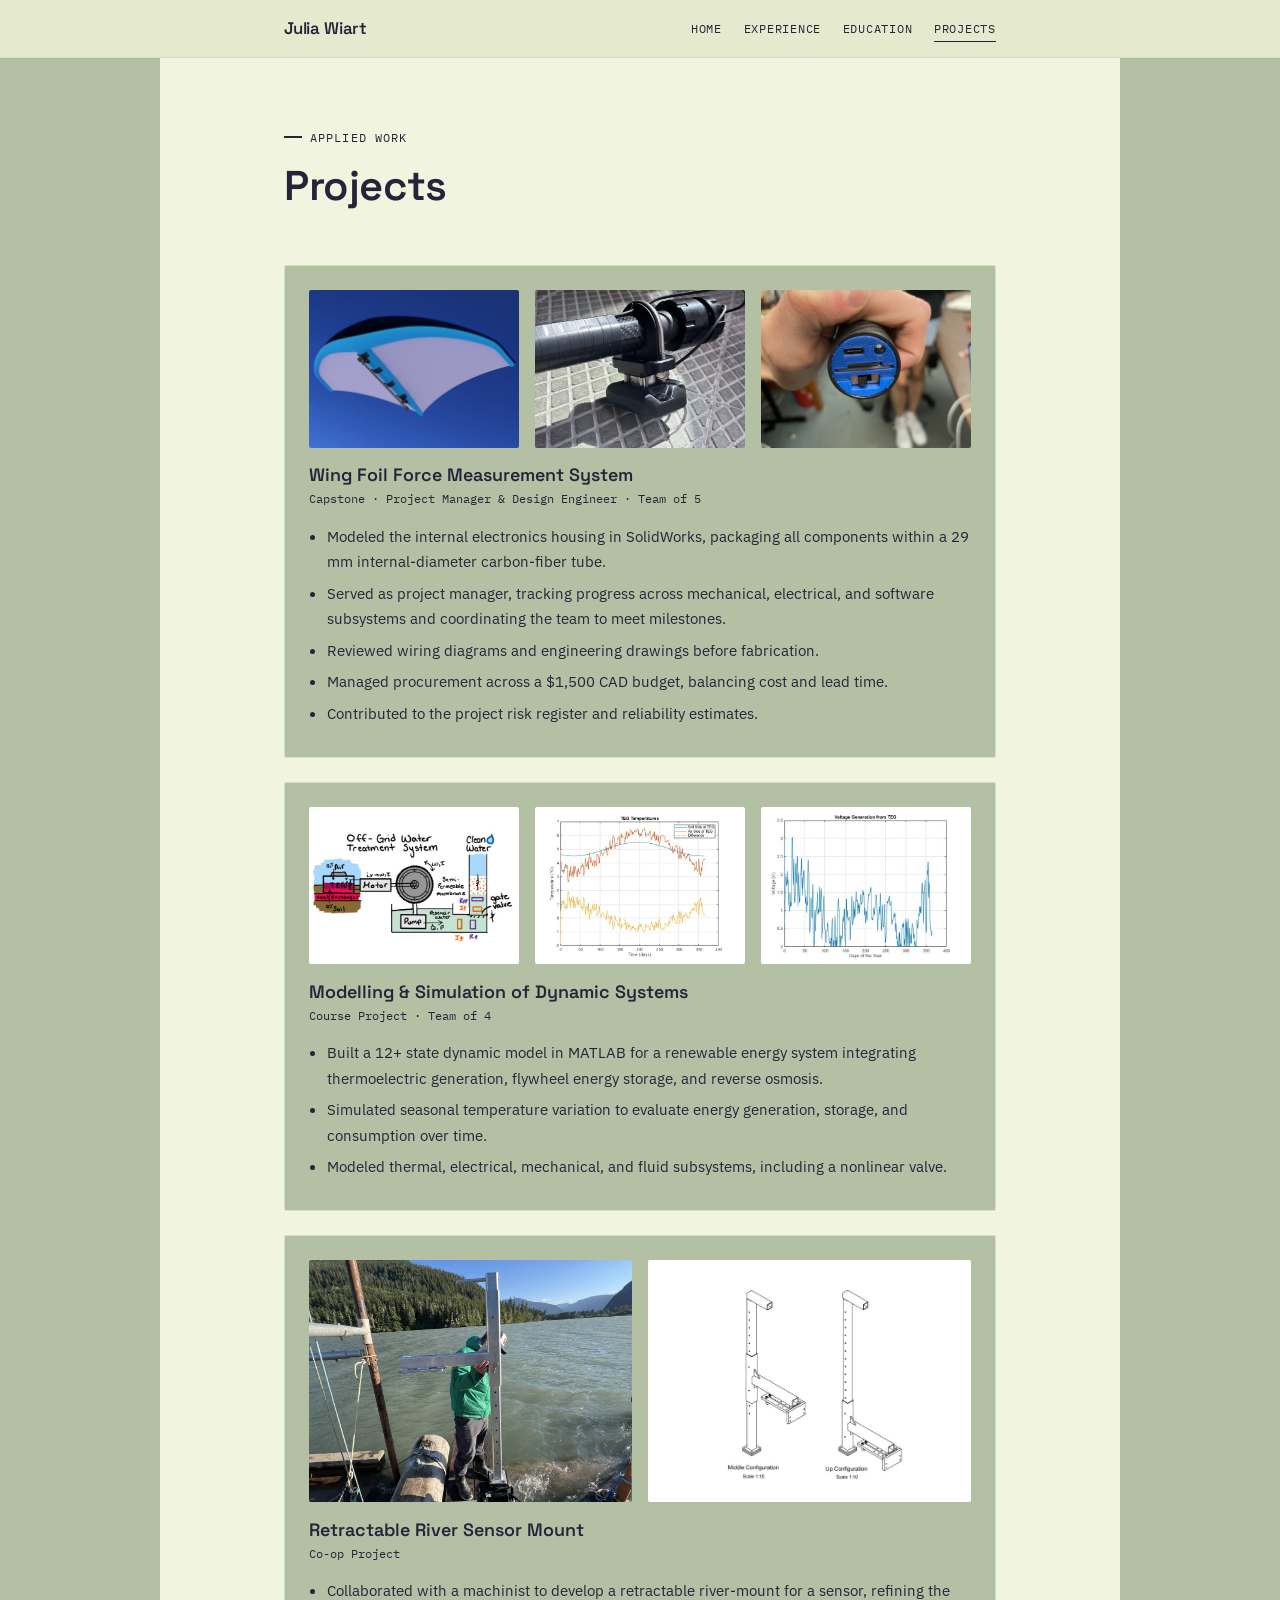
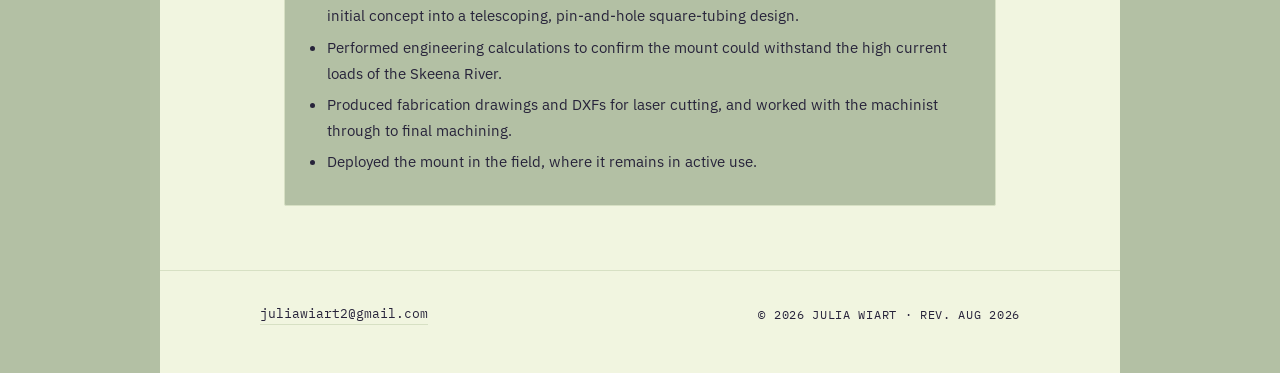
<file: projects.html>
<!DOCTYPE html>
<html lang="en">
<head>
<meta charset="UTF-8">
<meta name="viewport" content="width=device-width, initial-scale=1.0">
<title>Projects - Julia Wiart</title>
<meta name="description" content="Julia Wiart's projects - Wing Foil Force Measurement System capstone and a dynamic systems modelling project.">
<link rel="icon" href="data:image/svg+xml,%3Csvg xmlns='http://www.w3.org/2000/svg' viewBox='0 0 32 32'%3E%3Crect width='32' height='32' fill='%23EAEFD3'/%3E%3Cpath d='M6 26 L6 6 L26 6' fill='none' stroke='%23505168' stroke-width='2.5'/%3E%3Ccircle cx='6' cy='26' r='2' fill='%23DCC48E'/%3E%3C/svg%3E">
<link rel="preconnect" href="https://fonts.googleapis.com">
<link rel="preconnect" href="https://fonts.gstatic.com" crossorigin>
<link href="https://fonts.googleapis.com/css2?family=IBM+Plex+Mono:wght@400;500&family=IBM+Plex+Sans:wght@400;500;600&family=Space+Grotesk:wght@500;600;700&display=swap" rel="stylesheet">
<link rel="stylesheet" href="style.css">
</head>
<body>

<a class="skip-link" href="#main">Skip to content</a>

<header class="site-header">
  <div class="header-inner">
    <a href="index.html" class="wordmark">Julia Wiart</a>
    <nav class="nav" aria-label="Primary">
      <a href="index.html">Home</a>
      <a href="experience.html">Experience</a>
      <a href="education.html">Education</a>
      <a href="projects.html" class="active">Projects</a>
    </nav>
  </div>
</header>

<div class="page-surface">
<main id="main">

  <section class="page-hero reveal">
    <p class="eyebrow">Applied Work</p>
    <h1>Projects</h1>
  </section>

  <section class="section" style="border-top:none;">
    <div class="project-grid">
      <div class="project-card reveal">
        <div class="project-images">
          <img class="project-image" src="wing-foil.jpg" alt="Wing Foil Force Measurement System" style="object-fit:cover;">
          <img class="project-image" src="wing-foil-2.jpg" alt="Wing Foil Force Measurement System, second view" style="object-fit:cover;">
          <img class="project-image" src="wing-foil-3.jpg" alt="Wing Foil Force Measurement System, third view" style="object-fit:cover;">
        </div>
        <h3>Wing Foil Force Measurement System</h3>
        <div class="project-meta">Capstone · Project Manager &amp; Design Engineer · Team of 5</div>
        <ul>
          <li>Modeled the internal electronics housing in SolidWorks, packaging all components within a 29 mm internal-diameter carbon-fiber tube.</li>
          <li>Served as project manager, tracking progress across mechanical, electrical, and software subsystems and coordinating the team to meet milestones.</li>
          <li>Reviewed wiring diagrams and engineering drawings before fabrication.</li>
          <li>Managed procurement across a $1,500 CAD budget, balancing cost and lead time.</li>
          <li>Contributed to the project risk register and reliability estimates.</li>
        </ul>
      </div>

      <div class="project-card reveal">
        <div class="project-images">
          <img class="project-image" src="dynamic-systems.jpg" alt="Modelling and Simulation of Dynamic Systems" style="object-fit:cover;">
          <img class="project-image" src="dynamic-systems-2.jpg" alt="Modelling and Simulation of Dynamic Systems, second view" style="object-fit:cover;">
          <img class="project-image" src="dynamic-systems-3.jpg" alt="Modelling and Simulation of Dynamic Systems, third view" style="object-fit:cover;">
        </div>
        <h3>Modelling &amp; Simulation of Dynamic Systems</h3>
        <div class="project-meta">Course Project · Team of 4</div>
        <ul>
          <li>Built a 12+ state dynamic model in MATLAB for a renewable energy system integrating thermoelectric generation, flywheel energy storage, and reverse osmosis.</li>
          <li>Simulated seasonal temperature variation to evaluate energy generation, storage, and consumption over time.</li>
          <li>Modeled thermal, electrical, mechanical, and fluid subsystems, including a nonlinear valve.</li>
        </ul>
      </div>

      <div class="project-card reveal">
        <div class="project-images">
          <img class="project-image" src="mount.jpg" alt="Mount" style="object-fit:cover;">
          <img class="project-image" src="mount-2.jpg" alt="Mount" style="object-fit:cover;">
        </div>
        <h3>Retractable River Sensor Mount</h3>
        <div class="project-meta">Co-op Project</div>
        <ul>
          <li>Collaborated with a machinist to develop a retractable river-mount for a sensor, refining the initial concept into a telescoping, pin-and-hole square-tubing design.</li>
          <li>Performed engineering calculations to confirm the mount could withstand the high current loads of the Skeena River.</li>
          <li>Produced fabrication drawings and DXFs for laser cutting, and worked with the machinist through to final machining.</li>
          <li>Deployed the mount in the field, where it remains in active use.</li>
        </ul>
      </div>

  </section>

</main>

<footer class="site-footer">
  <div class="footer-inner">
    <div class="footer-contact">
      <a href="mailto:juliawiart2@gmail.com">juliawiart2@gmail.com</a>
    </div>
    <span class="footer-rev">© 2026 Julia Wiart · Rev. Aug 2026</span>
  </div>
</footer>
</div>

<script src="script.js"></script>
</body>
</html>
</file>
<file: style.css>
:root{
  --bg:#F1F5E0;
  --bg-alt:#B3C0A4;
  --ink:#27233A;
  --ink-soft:#27233A;
  --ink-faint:#27233A;
  --accent:#27233A;
  --accent-strong:#27233A;
  --line:#D7E0C4;
  --brass:#27233A;
  --radius:2px;
  --max:760px;
  --yay:#27233A;
}

*,*::before,*::after{ box-sizing:border-box; }
html{ scroll-behavior:smooth; }
@media (prefers-reduced-motion: reduce){
  html{ scroll-behavior:auto; }
  *,*::before,*::after{ animation-duration:0.001ms !important; animation-iteration-count:1 !important; transition-duration:0.001ms !important; scroll-behavior:auto !important; }
}

body{
  margin:0;
  background:var(--bg-alt);
  color:var(--ink);
  font-family:'IBM Plex Sans', system-ui, sans-serif;
  font-size:17px;
  line-height:1.65;
  -webkit-font-smoothing:antialiased;
}

.page-surface{
  background:var(--bg);
  max-width:960px;
  margin:0 auto;
}

h1,h2,h3{
  font-family:'Space Grotesk', system-ui, sans-serif;
  font-weight:600;
  line-height:1.15;
  margin:0;
  color:var(--ink);
}

a{ color:var(--accent-strong); }
a:focus-visible, button:focus-visible{
  outline:2px solid var(--accent);
  outline-offset:3px;
}

.skip-link{
  position:absolute; left:-999px; top:0;
  background:var(--ink); color:var(--bg);
  padding:0.6rem 1rem; z-index:100; font-family:'IBM Plex Mono', monospace; font-size:0.85rem;
}
.skip-link:focus{ left:1rem; top:1rem; }

.wrap{
  max-width:var(--max);
  margin:0 auto;
  padding:0 1.5rem;
}

/* header */
.site-header{
  position:sticky; top:0; z-index:10;
  background:rgba(234,239,211,0.9);
  backdrop-filter:blur(6px);
  border-bottom:1px solid var(--line);
}
.header-inner{
  max-width:var(--max);
  margin:0 auto;
  padding:0.9rem 1.5rem;
  display:flex; align-items:center; justify-content:space-between;
  gap:1rem; flex-wrap:wrap;
}
.wordmark{
  font-family:'Space Grotesk', sans-serif;
  font-weight:600; font-size:1.05rem;
  color:var(--ink); text-decoration:none;
  letter-spacing:-0.01em;
}
.nav{ display:flex; gap:1.35rem; flex-wrap:wrap; }
.nav a{
  font-family:'IBM Plex Mono', monospace;
  font-size:0.78rem;
  text-transform:uppercase;
  letter-spacing:0.06em;
  color:var(--ink-soft);
  text-decoration:none;
  padding:0.2rem 0;
  border-bottom:1.5px solid transparent;
  transition:color 0.15s ease, border-color 0.15s ease;
}
.nav a:hover{ color:var(--accent-strong); }
.nav a.active{ color:var(--accent-strong); border-bottom-color:var(--accent); }

/* hero (home page only) */
.hero{
  max-width:var(--max); margin:0 auto;
  padding:4.5rem 1.5rem 2.5rem;
}
.hero-flex{
  display:flex; gap:2.5rem; align-items:center; flex-wrap:wrap-reverse;
}
.hero-content{ flex:1 1 300px; min-width:260px; }
.hero-photo{
  width:170px; height:170px; flex-shrink:0;
  border-radius:50%;
  display:flex; align-items:center; justify-content:center;
  text-align:center; padding:1rem;
  font-family:'IBM Plex Mono', monospace; font-size:0.72rem;
  letter-spacing:0.02em;
  color:var(--ink-faint);
  background:var(--bg-alt);
}
.hero-photo-img{
  width:170px; height:170px; flex-shrink:0;
  border-radius:50%;
  object-fit:cover; display:block;
}
.eyebrow{
  font-family:'IBM Plex Mono', monospace;
  font-size:0.78rem;
  text-transform:uppercase;
  letter-spacing:0.09em;
  color:var(--accent);
  margin:0 0 0.9rem;
  display:flex; align-items:center; gap:0.5rem;
}
.eyebrow::before{
  content:""; display:inline-block; width:18px; height:1.5px; background:var(--brass);
}
.hero h1{
  font-size:clamp(2.3rem, 5vw, 3.2rem);
  letter-spacing:-0.015em;
  margin-bottom:1.1rem;
}
.hero-text{
  max-width:56ch;
  color:var(--ink-soft);
  font-size:1.06rem;
}
.hero-meta{
  margin-top:1.6rem;
  display:flex; flex-wrap:wrap; gap:0.4rem 1.4rem;
  font-family:'IBM Plex Mono', monospace;
  font-size:0.82rem;
  color:var(--ink-soft);
}
.hero-meta a{ color:var(--ink-soft); text-decoration:none; border-bottom:1px solid var(--line); }
.hero-meta a:hover{ color:var(--accent-strong); border-color:var(--accent); }

/* page hero (sub-pages: experience/education/projects) */
.page-hero{
  max-width:var(--max); margin:0 auto;
  padding:3.4rem 1.5rem 0.5rem;
}
.page-hero h1{
  font-size:clamp(2rem, 4.5vw, 2.6rem);
  letter-spacing:-0.01em;
}
.page-hero p{
  margin-top:0.9rem;
  max-width:56ch;
  color:var(--ink-soft);
}

/* home quick-link buttons */
.quick-links{
  max-width:var(--max); margin:0 auto;
  padding:0.5rem 1.5rem 3.5rem;
  display:flex; flex-wrap:wrap; gap:0.9rem;
}
.quick-link-btn{
  font-family:'Space Grotesk', sans-serif;
  font-weight:600; font-size:0.95rem;
  color:var(--ink); text-decoration:none;
  border:1.5px solid var(--ink);
  border-radius:999px;
  padding:0.65rem 1.5rem;
  transition:background 0.15s ease, color 0.15s ease;
}
.quick-link-btn:hover{ background:var(--ink); color:var(--bg); }

/* small labels (reused: education coursework, project meta) */
.tb-label{
  display:block;
  font-family:'IBM Plex Mono', monospace;
  font-size:0.65rem;
  letter-spacing:0.08em;
  text-transform:uppercase;
  color:var(--ink-faint);
  margin-bottom:0.3rem;
}
.tb-value{
  font-size:0.9rem;
  color:var(--ink);
  font-weight:500;
}

/* sections */
.section{
  max-width:var(--max); margin:0 auto;
  padding:3rem 1.5rem;
  border-top:1px solid var(--line);
}
.section-head{
  display:flex; align-items:baseline; gap:0.9rem;
  margin-bottom:2rem;
}
.section-head h2{
  font-size:1.5rem; letter-spacing:-0.01em;
}
.section-head .rule{
  flex:1; height:1px; background:var(--line);
}

.reveal{
  opacity:0; transform:translateY(14px);
  transition:opacity 0.6s ease, transform 0.6s ease;
}
.reveal.is-visible{ opacity:1; transform:none; }

/* experience timeline */
.timeline{ list-style:none; margin:0; padding:0; display:flex; flex-direction:column; gap:2.4rem; }
.entry-head{
  display:flex; justify-content:space-between; align-items:baseline;
  flex-wrap:wrap; gap:0.3rem 1rem;
  margin-bottom:0.3rem;
}
.entry-role{ font-family:'Space Grotesk', sans-serif; font-weight:600; font-size:1.08rem; }
.entry-org{ color:var(--accent-strong); font-weight:500; }
.entry-date{
  font-family:'IBM Plex Mono', monospace; font-size:0.78rem;
  color:var(--ink-faint); white-space:nowrap;
}
.entry-loc{
  font-family:'IBM Plex Mono', monospace; font-size:0.78rem;
  color:var(--ink-faint); margin-bottom:0.7rem;
}
.entry ul{ margin:0; padding-left:1.1rem; color:var(--ink-soft); }
.entry li{ margin-bottom:0.45rem; }
.entry li::marker{ color:var(--ink-soft); }

/* education */
.edu-course{
  margin-top:1rem; padding-top:1rem; border-top:1px dashed var(--line);
  font-size:0.92rem; color:var(--ink-soft);
}
.edu-course .tb-label{ margin-bottom:0.5rem; }
.chip-row{ display:flex; flex-wrap:wrap; gap:0.5rem; margin-top:0.55rem; }
.chip{
  font-family:'IBM Plex Mono', monospace; font-size:0.78rem;
  border:1px solid var(--line); border-radius:99px;
  padding:0.3rem 0.75rem; color:var(--ink-soft);
  background:var(--bg-alt);
}

/* projects */
.project-grid{
  display:grid; grid-template-columns:1fr; gap:1.5rem;
}
.project-card{
  border:1px solid var(--line);
  border-radius:var(--radius);
  padding:1.5rem;
  background:var(--bg-alt);
}
.project-image{
  width:100%; aspect-ratio:4/3; margin-bottom:1.1rem;
  border-radius:var(--radius);
  display:flex; align-items:center; justify-content:center;
  font-family:'IBM Plex Mono', monospace; font-size:0.75rem;
  text-transform:uppercase; letter-spacing:0.05em;
  color:var(--ink-faint);
  background:var(--bg);
  object-fit:cover;
}
.project-images{ display:flex; gap:1rem; margin-bottom:1.1rem; }
.project-images .project-image{ margin-bottom:0; flex:1; min-width:0; }
.project-card h3{ font-size:1.12rem; margin-bottom:0.2rem; }
.project-meta{
  font-family:'IBM Plex Mono', monospace; font-size:0.76rem;
  color:var(--ink-soft); margin-bottom:0.9rem;
}
.project-card ul{ margin:0; padding-left:1.1rem; color:var(--ink-soft); font-size:0.96rem; }
.project-card li{ margin-bottom:0.4rem; }
.project-card li::marker{ color:var(--brass); }

.project-card.placeholder{
  background:transparent;
  color:var(--ink-faint);
}
.placeholder-tag{
  display:inline-block;
  font-family:'IBM Plex Mono', monospace; font-size:0.68rem;
  letter-spacing:0.06em; text-transform:uppercase;
  color:var(--ink-soft); border:1px solid var(--brass);
  padding:0.15rem 0.5rem; border-radius:99px;
  margin-bottom:0.7rem;
}
.project-card.placeholder h3{ color:var(--ink-faint); }
.project-card.placeholder p{ font-size:0.92rem; margin:0.4rem 0; }

/* leadership & activities (now on the Experience page) */
.activities{ margin-top:2.2rem; padding-top:2.2rem; border-top:1px dashed var(--line); }
.activity-item{ margin-bottom:1.2rem; }
.activity-item:last-child{ margin-bottom:0; }
.activity-head{ display:flex; justify-content:space-between; gap:1rem; flex-wrap:wrap; margin-bottom:0.25rem; }
.activity-role{ font-weight:600; }
.activity-date{ font-family:'IBM Plex Mono', monospace; font-size:0.76rem; color:var(--ink-faint); }
.activity-item p{ margin:0; color:var(--ink-soft); font-size:0.95rem; }

/* footer */
.site-footer{
  border-top:1px solid var(--line);
  padding:2rem 1.5rem 3rem;
  margin-top:1rem;
}
.footer-inner{
  max-width:var(--max); margin:0 auto;
  display:flex; justify-content:space-between; align-items:center;
  flex-wrap:wrap; gap:1rem;
}
.footer-contact{
  display:flex; gap:1rem; flex-wrap:wrap;
  font-family:'IBM Plex Mono', monospace; font-size:0.8rem;
}
.footer-contact a{ color:var(--ink-soft); text-decoration:none; border-bottom:1px solid var(--line); }
.footer-contact a:hover{ color:var(--accent-strong); border-color:var(--accent); }
.footer-rev{
  font-family:'IBM Plex Mono', monospace; font-size:0.72rem;
  color:var(--ink-faint); text-transform:uppercase; letter-spacing:0.06em;
}

@media (max-width: 560px){
  .nav{ gap:0.9rem 1rem; }
  .hero{ padding-top:3.2rem; }
  .hero-flex{ flex-direction:column-reverse; text-align:center; }
  .hero-meta{ justify-content:center; }
}

/* ========================================================
   FUN ACCENT DETAILS — home page only
   Each block below is self-contained. To remove one, delete
   its CSS block here AND remove the matching class from the
   HTML element it's attached to in index.html.
   ======================================================== */

/* Accent 3: highlighter swipe behind part of the heading */
.accent-highlight{ position:relative; z-index:0; white-space:nowrap; }
.accent-highlight::before{
  content:""; position:absolute; z-index:-1;
  left:-4px; right:-4px; bottom:0.08em; height:0.42em;
  background:var(--bg-alt);
}

/* Accent 4: color-varied quick-link buttons */
.quick-link-btn.accent-a{ border-color:var(--brass); }
.quick-link-btn.accent-a:hover{ background:var(--brass); color:var(--bg); }
.quick-link-btn.accent-b{ border-color:var(--ink-soft); }
.quick-link-btn.accent-b:hover{ background:var(--ink-soft); color:var(--bg); }
.quick-link-btn.accent-c{ border-color:var(--yay); }
.quick-link-btn.accent-c:hover{ background:var(--yay); color:var(--bg); }

/* Accent 5: trio of dots flourish under the contact info */
.accent-dots{ display:flex; gap:0.45rem; align-items:center; margin-top:1.1rem; }
.accent-dots span{ width:9px; height:9px; border-radius:50%; display:inline-block; }
.accent-dots span:nth-child(1){ background:var(--brass); }
.accent-dots span:nth-child(2){ background:var(--ink-soft); }
.accent-dots span:nth-child(3){ background:var(--bg-alt); border:1px solid var(--ink-faint); }
</file>
